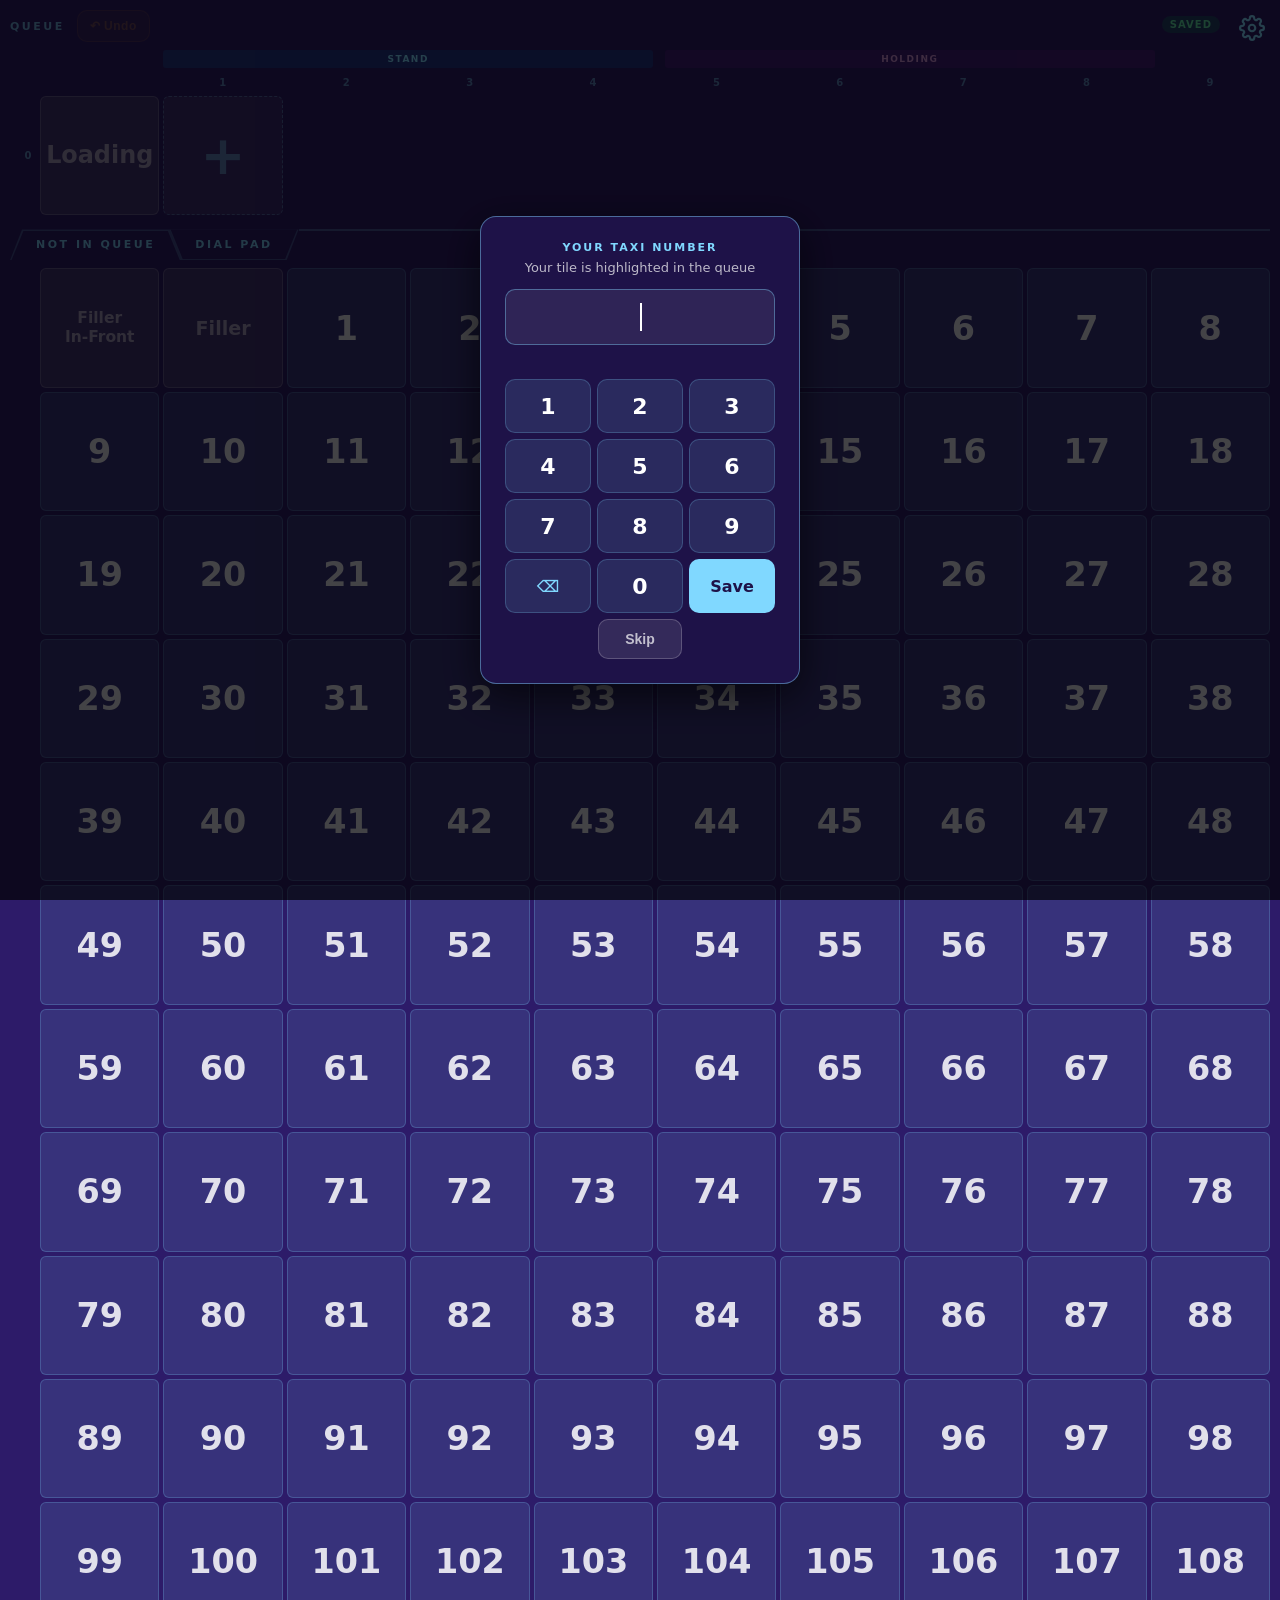
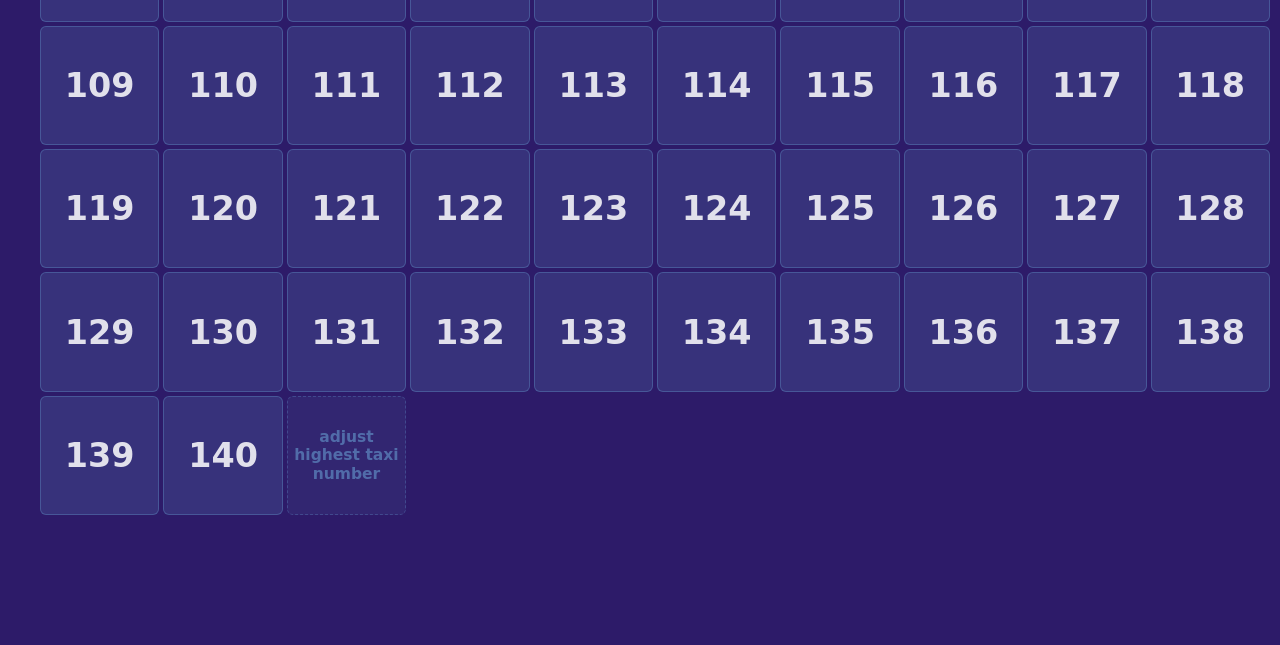
<file: personal.html>
<!DOCTYPE html>
<html lang="en">
<head>
<meta charset="UTF-8">
<meta name="viewport" content="width=device-width, initial-scale=1.0, minimum-scale=1.0, maximum-scale=1.0, user-scalable=no, viewport-fit=cover">
<link rel="manifest" href="manifest-personal.json">
<link rel="apple-touch-icon" href="apple-touch-icon.png">
<meta name="theme-color" content="#2d1b69">
<meta name="apple-mobile-web-app-capable" content="yes">
<meta name="mobile-web-app-capable" content="yes">
<meta name="apple-mobile-web-app-status-bar-style" content="black">
<meta name="apple-mobile-web-app-title" content="Personal">
<title>Taxi Stand — Personal</title>
<link rel="stylesheet" href="taxi-editor.css?v=32">
<script>try{if(localStorage.getItem('taxi-theme')==='light'){document.documentElement.classList.add('light');document.querySelector('meta[name="theme-color"]').content='#f1f4fb';document.querySelector('meta[name="apple-mobile-web-app-status-bar-style"]').content='default'}}catch(e){}</script>
</head>
<body>

<button id="menu-btn" aria-label="Settings"><svg viewBox="0 0 24 24" width="22" height="22" fill="none" stroke="currentColor" stroke-width="2" stroke-linecap="round" stroke-linejoin="round"><circle cx="12" cy="12" r="3"/><path d="M19.4 15a1.65 1.65 0 0 0 .33 1.82l.06.06a2 2 0 1 1-2.83 2.83l-.06-.06a1.65 1.65 0 0 0-1.82-.33 1.65 1.65 0 0 0-1 1.51V21a2 2 0 1 1-4 0v-.09A1.65 1.65 0 0 0 9 19.4a1.65 1.65 0 0 0-1.82.33l-.06.06a2 2 0 1 1-2.83-2.83l.06-.06a1.65 1.65 0 0 0 .33-1.82 1.65 1.65 0 0 0-1.51-1H3a2 2 0 1 1 0-4h.09A1.65 1.65 0 0 0 4.6 9a1.65 1.65 0 0 0-.33-1.82l-.06-.06a2 2 0 1 1 2.83-2.83l.06.06a1.65 1.65 0 0 0 1.82.33H9a1.65 1.65 0 0 0 1-1.51V3a2 2 0 1 1 4 0v.09a1.65 1.65 0 0 0 1 1.51 1.65 1.65 0 0 0 1.82-.33l.06-.06a2 2 0 1 1 2.83 2.83l-.06.06a1.65 1.65 0 0 0-.33 1.82V9a1.65 1.65 0 0 0 1.51 1H21a2 2 0 1 1 0 4h-.09a1.65 1.65 0 0 0-1.51 1z"/></svg></button>
<div id="menu">
  <button id="zoom-btn" class="menu-item">Bigger Tiles</button>
  <button id="theme-btn" class="menu-item">Light Mode</button>
  <button id="clear-btn" class="menu-item">Clear all</button>
  <button id="logout-btn" class="menu-item">Log out</button>
</div>

<div id="sync-status" class="ok">SAVED</div>

<section>
  <div class="qhead"><h2>Queue</h2><button id="undo-btn" disabled>↶ Undo</button></div>
  <div id="queue-wrapper">
    <div id="row-labels"></div>
    <div id="queue-cols">
      <div id="group-headers"></div>
      <div class="col-headers" id="col-headers"></div>
      <div id="queue-grid"></div>
    </div>
  </div>
</section>

<div class="divider"></div>


<section>
  <div class="tabs"><h2 id="tab-nq" class="active">Not in Queue</h2><div id="pad-anchor"><div id="pad-drawer">
  <div id="pad-panel">
    <div id="pad-display">_</div>
    <div id="pad-keys"></div>
    <div id="pad-stats" class="has-eta" aria-label="Info">
      <div class="stat"><div class="stat-v" id="st-queue">–</div><div class="stat-l">In queue</div></div>
      <div class="stat"><div class="stat-v" id="st-hour">–</div><div class="stat-l">Loaded · last hour</div></div>
      <div class="stat"><div class="stat-v" id="st-today">–</div><div class="stat-l">Loaded · today</div></div>
      <div class="stat"><div class="stat-v" id="st-wait">–</div><div class="stat-l">Avg wait · today</div></div>
      <div class="stat wide"><div class="stat-v" id="st-eta">–</div><div class="stat-l">Est. time till holding</div><div class="stat-s" id="st-eta-sub"></div></div>
    </div>
  </div>
  <h2 id="tab-pad">Dial Pad</h2>
</div></div></div>
  <div id="pool-grid"></div>

</section>

<div id="num-modal">
  <div class="num-card">
    <div class="num-title">Your taxi number</div>
    <div class="num-sub">Your tile is highlighted in the queue</div>
    <div id="num-display">_</div>
    <div id="num-err"></div>
    <div id="num-keys"></div>
    <div class="num-btns">
      <button class="num-btn num-skip" id="num-skip">Skip</button>
    </div>
  </div>
</div>

<div id="ghost"></div>

<script>window.TAXI_MODE = 'personal';</script>
<script type="module" src="taxi-editor.js?v=20"></script>
</body>
</html>
</file>
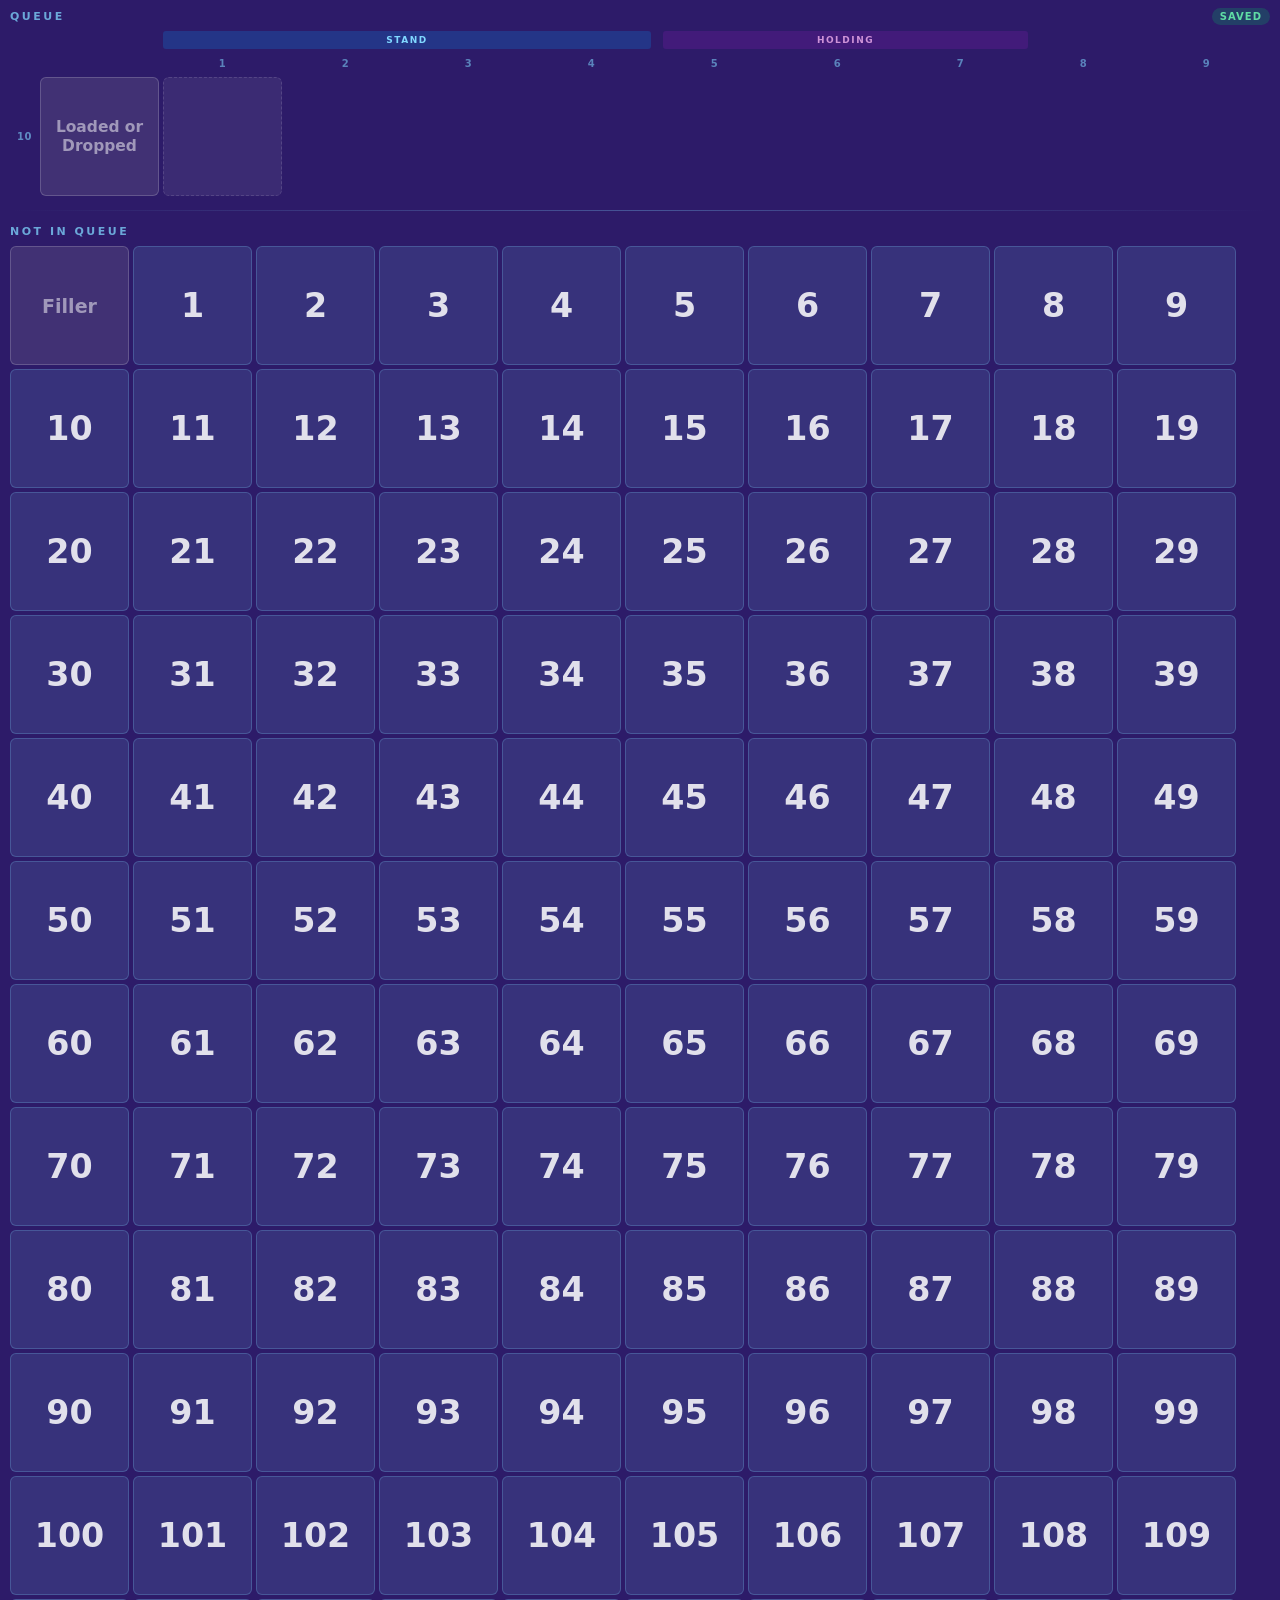
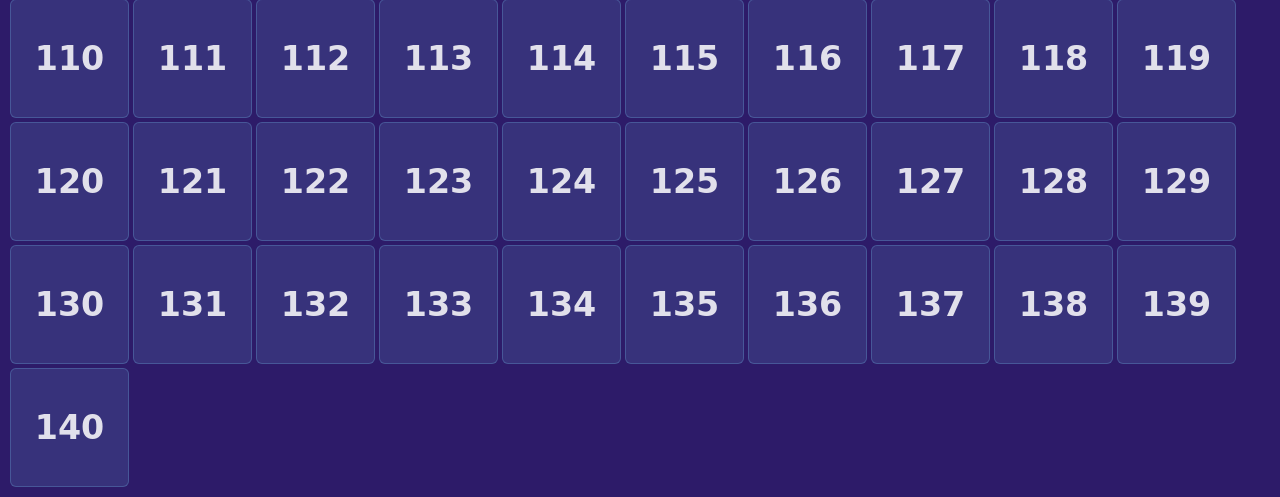
<file: taxi-queue-personal.html>
<!DOCTYPE html>
<html lang="en">
<head>
<meta charset="UTF-8">
<meta name="viewport" content="width=device-width, initial-scale=1.0, user-scalable=no">
<title>Taxi Stand — Personal</title>
<style>
  :root {
    --bg: #2d1b69;
    --stand: #1565c0;
    --holding: #6a1b9a;
    --highlight: #80d8ff;
    --overflow: rgba(128,216,255,.12);
    --empty: rgba(255,255,255,0.07);
    --tile: 60px;
    --gap: 4px;
    --r: 6px;
    --label-w: 26px;
    --pad: 10px;
    --grphdr-h: 18px;
    --colhdr-h: 20px;
  }
  * { box-sizing: border-box; margin: 0; padding: 0; -webkit-tap-highlight-color: transparent; user-select: none; }
  html, body { overflow-x: hidden; max-width: 100vw; }
  body { background: var(--bg); min-height: 100dvh; font-family: 'Segoe UI', system-ui, sans-serif; color: #fff; padding: var(--pad); }

  h2 { font-size: 11px; font-weight: 700; letter-spacing: 2.5px; text-transform: uppercase; color: var(--highlight); margin-bottom: 8px; opacity: 0.75; }
  .divider { height: 1px; background: linear-gradient(90deg,transparent,rgba(128,216,255,.3),transparent); margin: 14px 0; }

  #save-status {
    position: fixed; top: 8px; right: 10px;
    font-size: 10px; font-weight: 700; letter-spacing: 1px;
    padding: 3px 8px; border-radius: 20px;
    opacity: 0.85; transition: background .3s, opacity .3s;
    pointer-events: none; z-index: 100;
  }
  #save-status.ok     { background: rgba(0,200,100,.25); color: #69ffb0; }
  #save-status.saving { background: rgba(255,214,0,.25);  color: #ffd600; }

  /* QUEUE LAYOUT */
  #queue-wrapper { display: flex; flex-direction: row; gap: var(--gap); }
  #row-labels {
    display: flex; flex-direction: column; gap: var(--gap);
    margin-top: calc(var(--grphdr-h) + var(--gap) + var(--colhdr-h) + var(--gap));
    flex-shrink: 0;
  }
  .row-label {
    width: var(--label-w); height: var(--tile);
    display: flex; align-items: center; justify-content: flex-end;
    padding-right: 4px; font-size: 10px; font-weight: 700;
    color: rgba(128,216,255,.6); letter-spacing: .5px; flex-shrink: 0;
  }
  #queue-cols { display: flex; flex-direction: column; gap: var(--gap); min-width: 0; }
  #group-headers { display: flex; flex-direction: row; gap: var(--gap); height: var(--grphdr-h); }
  .grp-spacer { flex-shrink: 0; }
  .grp-label {
    height: var(--grphdr-h);
    display: flex; align-items: center; justify-content: center;
    font-size: 9px; font-weight: 800; letter-spacing: 1.5px;
    text-transform: uppercase; border-radius: 3px; flex-shrink: 0;
  }
  .grp-stand   { background: rgba(21,101,192,.35); color: #80d8ff; }
  .grp-holding { background: rgba(106,27,154,.35); color: #ce93d8; }
  .col-headers { display: flex; flex-direction: row; gap: var(--gap); height: var(--colhdr-h); }
  .col-header {
    width: var(--tile); height: var(--colhdr-h);
    display: flex; align-items: center; justify-content: center;
    font-size: 10px; font-weight: 700; color: rgba(128,216,255,.55);
    letter-spacing: .5px; flex-shrink: 0;
  }
  #queue-grid { display: flex; flex-direction: column; gap: var(--gap); }
  .qrow { display: flex; flex-direction: row; gap: var(--gap); }
  .qrow.new-row { animation: rowIn .22s cubic-bezier(.34,1.56,.64,1); }
  @keyframes rowIn { from { opacity:0; transform:translateY(-10px) scale(.96); } to { opacity:1; transform:none; } }

  .tile {
    width: var(--tile); height: var(--tile);
    border-radius: var(--r);
    display: flex; align-items: center; justify-content: center;
    font-size: calc(var(--tile) * 0.28); font-weight: 700;
    position: relative;
    transition: transform .15s, box-shadow .15s, opacity .15s, margin-left .15s, margin-right .15s;
    flex-shrink: 0; touch-action: none; cursor: grab;
  }
  .tile:active { cursor: grabbing; }
  .tile.dragging { opacity: .25; transform: scale(.88); }
  .tile.drop-ok  { box-shadow: 0 0 0 3px var(--highlight); transform: scale(1.07); }
  .tile .sub { position:absolute; bottom:3px; right:5px; font-size:calc(var(--tile)*0.11); font-weight:400; opacity:.5; }

  .q-zero     { background: rgba(180,180,180,.15); border: 1.5px solid rgba(255,255,255,.18); color: rgba(255,255,255,.5); box-shadow: none; cursor: default !important; }
  .q-stand    { background: var(--stand);    box-shadow: 0 4px 14px rgba(21,101,192,.45); }
  .q-hold     { background: var(--holding);  box-shadow: 0 4px 14px rgba(106,27,154,.45); }
  .q-overflow { background: var(--overflow); border: 1.5px solid rgba(128,216,255,.22); color: rgba(255,255,255,.85); }
  .q-empty    { background: var(--empty); border: 1.5px dashed rgba(255,255,255,.13); cursor: default !important; }
  .q-empty.hidden-slot { visibility: hidden; pointer-events: none; }

  #pool-grid { display: grid; grid-template-columns: repeat(10, var(--tile)); gap: var(--gap); }
  .tile.pool { background: rgba(128,216,255,.12); border: 1.5px solid rgba(128,216,255,.22); color: rgba(255,255,255,.85); }

  #ghost {
    position: fixed; pointer-events: none; z-index: 9999;
    border-radius: var(--r); display: none;
    align-items: center; justify-content: center; font-weight: 700;
    width: var(--tile); height: var(--tile);
    font-size: calc(var(--tile) * 0.28);
    opacity: .92; box-shadow: 0 10px 30px rgba(0,0,0,.65);
  }
</style>
</head>
<body>

<div id="save-status" class="ok">SAVED</div>

<section>
  <h2>Queue</h2>
  <div id="queue-wrapper">
    <div id="row-labels"></div>
    <div id="queue-cols">
      <div id="group-headers"></div>
      <div class="col-headers" id="col-headers"></div>
      <div id="queue-grid"></div>
    </div>
  </div>
</section>

<div class="divider"></div>

<section>
  <h2>Not in Queue</h2>
  <div id="pool-grid"></div>
</section>

<div id="ghost"></div>

<script>
/* ── LOCAL STORAGE ── */
const STORAGE_KEY = 'taxi-queue-personal';

function saveLocal() {
  const statusEl = document.getElementById('save-status');
  statusEl.className = 'saving'; statusEl.textContent = 'SAVING…';
  clearTimeout(saveLocal._t);
  saveLocal._t = setTimeout(() => {
    localStorage.setItem(STORAGE_KEY, JSON.stringify(queue));
    statusEl.className = 'ok'; statusEl.textContent = 'SAVED';
  }, 300);
}

function loadLocal() {
  try {
    const raw = localStorage.getItem(STORAGE_KEY);
    return raw ? JSON.parse(raw) : [];
  } catch { return []; }
}

/* ── SIZING ── */
function calcTileSize() {
  const pad = 10*2, labelW = 26+4, cols = 10, gaps = (cols-1)*4;
  const size = Math.floor((window.innerWidth - pad - labelW - gaps) / cols);
  document.documentElement.style.setProperty('--tile', size + 'px');
}
calcTileSize();
window.addEventListener('resize', () => { calcTileSize(); render(); });

/* ── STATE ── */
let queue = loadLocal();
let pool  = new Set();
for (let i = 1; i <= 140; i++) pool.add(i);

function rebuildPool(q) {
  pool = new Set();
  for (let i = 1; i <= 140; i++) pool.add(i);
  for (const v of q) if (v !== 'filler') pool.delete(v);
}
rebuildPool(queue);

/* ── DOM ── */
const qGrid      = document.getElementById('queue-grid');
const qGrpHdrs   = document.getElementById('group-headers');
const qColHdrs   = document.getElementById('col-headers');
const qRowLabels = document.getElementById('row-labels');
const pGrid      = document.getElementById('pool-grid');
const ghostEl    = document.getElementById('ghost');

/* ── MUTATE ── */
function mutate(fn) { fn(); rebuildPool(queue); saveLocal(); render(); }

/* ── RENDER ── */
function render() { renderQueue(); renderPool(); }

function renderQueue() {
  const qLen = queue.length;
  const rows = qLen < 9 ? 1 : 1 + Math.ceil((qLen - 9) / 10);
  const prevRowCount = qGrid.querySelectorAll('.qrow').length;
  qGrid.innerHTML = '';

  const tileSize = parseFloat(getComputedStyle(document.documentElement).getPropertyValue('--tile'));
  const gap = 4;

  qGrpHdrs.innerHTML = '';
  const spacer = document.createElement('div');
  spacer.className = 'grp-spacer'; spacer.style.width = tileSize + 'px';
  qGrpHdrs.appendChild(spacer);
  const standLbl = document.createElement('div');
  standLbl.className = 'grp-label grp-stand';
  standLbl.style.width = (4*tileSize + 3*gap) + 'px';
  standLbl.textContent = 'Stand';
  qGrpHdrs.appendChild(standLbl);
  const gs = document.createElement('div'); gs.style.width = gap + 'px';
  qGrpHdrs.appendChild(gs);
  const holdLbl = document.createElement('div');
  holdLbl.className = 'grp-label grp-holding';
  holdLbl.style.width = (3*tileSize + 2*gap) + 'px';
  holdLbl.textContent = 'Holding';
  qGrpHdrs.appendChild(holdLbl);

  qColHdrs.innerHTML = '';
  qColHdrs.appendChild(Object.assign(document.createElement('div'), {className:'col-header'}));
  for (let c = 1; c <= 9; c++) {
    const ch = document.createElement('div');
    ch.className = 'col-header'; ch.textContent = c;
    qColHdrs.appendChild(ch);
  }

  qRowLabels.innerHTML = '';
  for (let row = 0; row < rows; row++) {
    const rl = document.createElement('div');
    rl.className = 'row-label'; rl.textContent = (row+1)*10;
    qRowLabels.appendChild(rl);
  }

  for (let row = 0; row < rows; row++) {
    const rowEl = document.createElement('div');
    rowEl.className = 'qrow';
    if (row >= prevRowCount) rowEl.classList.add('new-row');

    for (let col = 0; col < 10; col++) {
      const tile = document.createElement('div');
      tile.className = 'tile';

      if (row === 0 && col === 0) {
        tile.classList.add('q-zero');
        tile.style.fontSize = 'calc(var(--tile) * 0.13)';
        tile.style.textAlign = 'center';
        tile.style.lineHeight = '1.2';
        tile.style.padding = '4px';
        tile.textContent = 'Loaded or Dropped';
        tile.dataset.role = 'zero';
      } else {
        const qIdx = row === 0 ? (col-1) : (9 + (row-1)*10 + col);
        if (qIdx < queue.length) {
          const val = queue[qIdx];
          const isFiller = (val === 'filler');
          if (isFiller) {
            tile.textContent = 'Filler';
            tile.style.cssText = 'background:rgba(180,180,180,.15);border:1.5px solid rgba(255,255,255,.18);color:rgba(255,255,255,.5);font-size:calc(var(--tile)*0.16);';
          } else {
            tile.textContent = val;
            tile.classList.add(row === 0 ? (col <= 4 ? 'q-stand' : col <= 7 ? 'q-hold' : 'q-overflow') : 'q-overflow');
          }
          tile.dataset.role = 'queue';
          tile.dataset.qidx = qIdx;
          tile.dataset.val  = val;
          attachDrag(tile, 'queue', qIdx, val);
        } else {
          tile.classList.add('q-empty');
          tile.dataset.role = 'empty';
          tile.dataset.qidx = qIdx;
          if (qIdx > queue.length) tile.classList.add('hidden-slot');
        }
      }
      rowEl.appendChild(tile);
    }
    qGrid.appendChild(rowEl);
  }
}

function renderPool() {
  pGrid.innerHTML = '';
  const filler = document.createElement('div');
  filler.className = 'tile';
  filler.textContent = 'Filler';
  filler.style.cssText = 'background:rgba(180,180,180,.15);border:1.5px solid rgba(255,255,255,.18);color:rgba(255,255,255,.5);font-size:calc(var(--tile)*0.16);';
  filler.dataset.role = 'filler-src';
  filler.dataset.val  = 'filler';
  attachDrag(filler, 'filler-src', null, 'filler');
  pGrid.appendChild(filler);

  [...pool].sort((a,b)=>a-b).forEach(num => {
    const tile = document.createElement('div');
    tile.className = 'tile pool';
    tile.textContent = num;
    tile.dataset.role = 'pool';
    tile.dataset.val  = num;
    attachDrag(tile, 'pool', null, num);
    pGrid.appendChild(tile);
  });
}

/* ── DRAG & DROP ── */
const TAP_THRESHOLD = 8;
const dnd = { active:false, pending:false, val:null, source:null, srcIdx:null, srcEl:null, ox:0, oy:0, startX:0, startY:0, overEl:null };
function pt(e) { const t = e.touches?.[0] ?? e; return [t.clientX, t.clientY]; }

function attachDrag(el, source, idx, val) {
  el.addEventListener('mousedown', e => {
    if (e.button !== 0) return;
    e.preventDefault();
    pendDrag(e, source, idx, val, el);
    document.addEventListener('mousemove', onMouseMoveThresh);
    document.addEventListener('mouseup',   onMouseUpThresh);
  });
  el.addEventListener('touchstart', e => {
    pendDrag(e, source, idx, val, el);
  }, {passive:true});
}

function onMouseMoveThresh(e) {
  const [cx,cy] = pt(e);
  if (!dnd.active) {
    const dx=cx-dnd.startX, dy=cy-dnd.startY;
    if (Math.sqrt(dx*dx+dy*dy) < TAP_THRESHOLD) return;
    commitDragFromPend(cx,cy);
    document.removeEventListener('mousemove', onMouseMoveThresh);
    document.addEventListener('mousemove', onMouseMove);
  }
}

function onMouseUpThresh(e) {
  document.removeEventListener('mousemove', onMouseMoveThresh);
  document.removeEventListener('mouseup',   onMouseUpThresh);
  if (!dnd.active) {
    handleTap(dnd.srcEl);
    Object.assign(dnd,{active:false,pending:false,val:null,source:null,srcIdx:null,srcEl:null,overEl:null});
  } else { onMouseUp(e); }
}

function pendDrag(e, source, idx, val, el) {
  const [cx,cy] = pt(e);
  const r = el.getBoundingClientRect();
  dnd.pending=true; dnd.val=val; dnd.source=source; dnd.srcIdx=idx; dnd.srcEl=el;
  dnd.ox=cx-r.left; dnd.oy=cy-r.top; dnd.startX=cx; dnd.startY=cy;
  document.addEventListener('touchmove', onTouchMove, {passive:false});
  document.addEventListener('touchend',  onTouchEnd);
}

function onTouchMove(e) {
  const [cx,cy] = pt(e);
  if (!dnd.active) {
    const dx=cx-dnd.startX, dy=cy-dnd.startY;
    if (Math.sqrt(dx*dx+dy*dy) < TAP_THRESHOLD) return;
    e.preventDefault();
    commitDragFromPend(cx,cy);
  } else {
    e.preventDefault();
    moveGhost(cx,cy);
    updatePreview(cx,cy);
  }
}

function onTouchEnd(e) {
  document.removeEventListener('touchmove', onTouchMove);
  document.removeEventListener('touchend',  onTouchEnd);
  if (!dnd.active) {
    dnd.pending=false;
    handleTap(dnd.srcEl);
    Object.assign(dnd,{active:false,pending:false,val:null,source:null,srcIdx:null,srcEl:null,overEl:null});
    return;
  }
  const gx=parseFloat(ghostEl.style.left)+dnd.ox, gy=parseFloat(ghostEl.style.top)+dnd.oy;
  const target=dnd.overEl??document.elementFromPoint(gx,gy)?.closest('.tile');
  doDrop(target);
  finishDrag();
}

function commitDragFromPend(cx,cy) {
  dnd.active=true; dnd.pending=false;
  ghostEl.style.cssText=`background:${getComputedStyle(dnd.srcEl).backgroundColor};color:${getComputedStyle(dnd.srcEl).color};display:flex;`;
  ghostEl.textContent=dnd.val==='filler'?'Filler':dnd.val;
  moveGhost(cx,cy);
  dnd.srcEl.classList.add('dragging');
}

function onMouseMove(e) {
  if (!dnd.active) return;
  const [cx,cy]=pt(e); moveGhost(cx,cy); updatePreview(cx,cy);
}

function onMouseUp(e) {
  document.removeEventListener('mousemove',onMouseMove);
  document.removeEventListener('mouseup',  onMouseUp);
  if (!dnd.active) return;
  const gx=parseFloat(ghostEl.style.left)+dnd.ox, gy=parseFloat(ghostEl.style.top)+dnd.oy;
  const target=dnd.overEl??document.elementFromPoint(gx,gy)?.closest('.tile');
  doDrop(target);
  finishDrag();
}

function finishDrag() {
  clearPreview();
  ghostEl.style.display='none';
  qGrid.querySelectorAll('.tile[data-qidx]').forEach(t => t.style.marginLeft = '');
  dnd.srcEl?.classList.remove('dragging');
  Object.assign(dnd,{active:false,pending:false,val:null,source:null,srcIdx:null,srcEl:null,overEl:null});
}

function handleTap(el) {
  if (!el) return;
  const role=el.dataset.role, rawVal=el.dataset.val;
  const val = rawVal === 'filler' ? 'filler' : parseInt(rawVal);
  if (role==='filler-src') {
    mutate(() => { queue.push('filler'); });
  } else if (role==='pool') {
    mutate(() => { pool.delete(val); queue.push(val); });
  } else if (role==='queue') {
    const idx=parseInt(el.dataset.qidx);
    if (val === 'filler') { mutate(() => { queue.splice(idx,1); }); }
    else { mutate(() => { queue.splice(idx,1); pool.add(val); }); }
  }
}

function moveGhost(x,y) { ghostEl.style.left=(x-dnd.ox)+'px'; ghostEl.style.top=(y-dnd.oy)+'px'; }

function doDrop(target) {
  if (!target) return;
  const val=dnd.val, src=dnd.source, si=dnd.srcIdx;
  const role=target.dataset.role, ti=parseInt(target.dataset.qidx);
  const isFiller = (val === 'filler');

  if (src==='filler-src') {
    if (role==='queue'||role==='overflow') { mutate(()=>{ queue.splice(previewIdx>=0?previewIdx:ti,0,'filler'); }); return; }
    if (role==='empty') { mutate(()=>{ queue.splice(previewIdx>=0?previewIdx:(isNaN(ti)||ti>queue.length?queue.length:ti),0,'filler'); }); return; }
    if (target.closest('#queue-wrapper')) { mutate(()=>{ queue.push('filler'); }); return; }
  }
  if (src==='pool') {
    if (role==='queue'||role==='empty') { const ins=previewIdx>=0?previewIdx:(isNaN(ti)||ti>queue.length?queue.length:ti); mutate(()=>{ pool.delete(val); queue.splice(ins,0,val); }); return; }
    if (target.closest('#queue-wrapper')) { mutate(()=>{ pool.delete(val); queue.push(val); }); return; }
  }
  if (src==='queue'&&role==='zero') {
    if (isFiller) { mutate(()=>{ queue.splice(si,1); }); }
    else { mutate(()=>{ queue.splice(si,1); pool.add(val); }); }
    return;
  }
  if (src==='queue'&&role==='queue'&&ti!==si) { mutate(()=>{ queue.splice(si,1); queue.splice(ti>si?ti-1:ti,0,val); }); return; }
  if (src==='queue'&&(role==='overflow'||role==='empty')&&!isNaN(ti)) { mutate(()=>{ queue.splice(si,1); queue.splice(Math.min(ti,queue.length),0,val); }); return; }
  if (src==='queue'&&(role==='pool'||role==='filler-src')) {
    if (isFiller) { mutate(()=>{ queue.splice(si,1); }); }
    else { mutate(()=>{ queue.splice(si,1); pool.add(val); }); }
    return;
  }
}

function clearDropHL() { document.querySelectorAll('.drop-ok').forEach(e=>e.classList.remove('drop-ok')); }

/* ── INSERT PREVIEW ── */
let previewIdx = -1;

function updatePreview(cx, cy) {
  if (!['queue','pool','filler-src'].includes(dnd.source)) { clearPreview(); return; }
  ghostEl.style.display = 'none';
  const offsets = [[0,0],[0,-22],[0,22],[-22,0],[22,0]];
  let el = null;
  for (const [dx,dy] of offsets) {
    const hit = document.elementFromPoint(cx+dx, cy+dy)?.closest(
      '.tile[data-role="queue"],.tile[data-role="empty"],.tile[data-role="overflow"]'
    );
    if (hit && hit !== dnd.srcEl) { el = hit; break; }
  }
  ghostEl.style.display = 'flex';
  if (el && el.dataset.role === 'zero') { clearPreview(); return; }
  if (el) {
    const ti = parseInt(el.dataset.qidx);
    if (!isNaN(ti) && ti !== previewIdx) { previewIdx = ti; applyPreview(); }
  }
}

function clearPreview() {
  if (previewIdx === -1) return;
  previewIdx = -1; applyPreview();
}

function applyPreview() {
  qGrid.querySelectorAll('.tile[data-qidx]').forEach(t => {
    const qi = parseInt(t.dataset.qidx);
    const isSrc = (dnd.source === 'queue' && qi === dnd.srcIdx);
    t.style.marginLeft = (previewIdx >= 0 && qi === previewIdx && !isSrc)
      ? 'calc(var(--tile) + var(--gap) * 2)' : '';
  });
}

render();
</script>
</body>
</html>
</file>
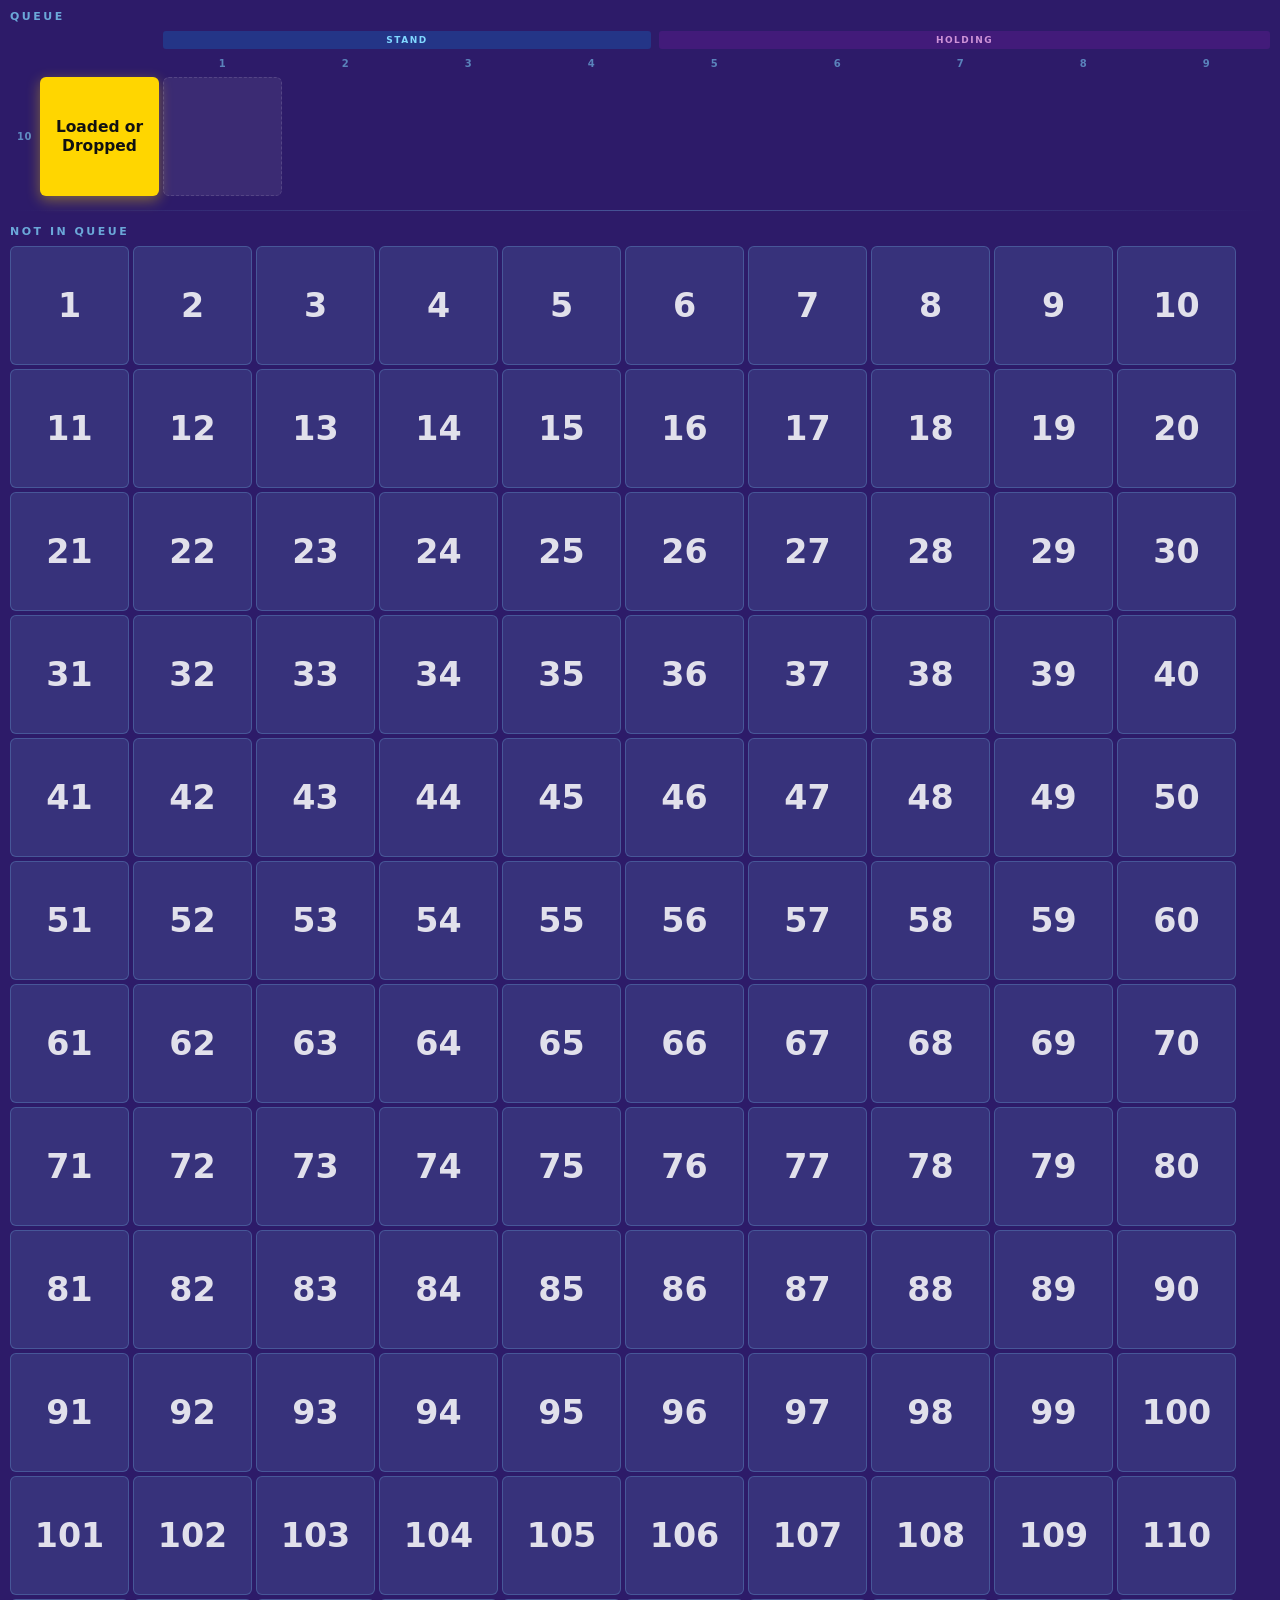
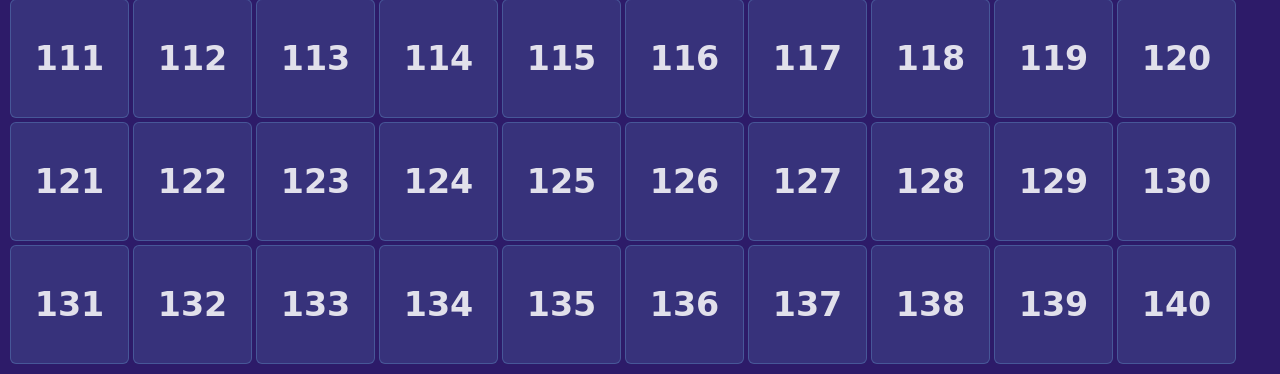
<file: taxi-queue.html>
<!DOCTYPE html>
<html lang="en">
<head>
<meta charset="UTF-8">
<meta name="viewport" content="width=device-width, initial-scale=1.0, user-scalable=no">
<title>Taxi Stand Queue</title>
<style>
  :root {
    --bg: #2d1b69;
    --stand: #1565c0;
    --holding: #6a1b9a;
    --highlight: #80d8ff;
    --loading: #ffd600;
    --overflow: rgba(128,216,255,.12); /* rows beyond row 0 */
    --empty: rgba(255,255,255,0.07);
    --tile: 60px;
    --gap: 4px;
    --r: 6px;
    --label-w: 26px;
    --pad: 10px;
    --grphdr-h: 18px;
    --colhdr-h: 20px;
  }
  * { box-sizing: border-box; margin: 0; padding: 0; -webkit-tap-highlight-color: transparent; user-select: none; }
  html, body { overflow-x: hidden; max-width: 100vw; }
  body { background: var(--bg); min-height: 100dvh; font-family: 'Segoe UI', system-ui, sans-serif; color: #fff; padding: var(--pad); }

  h2 { font-size: 11px; font-weight: 700; letter-spacing: 2.5px; text-transform: uppercase; color: var(--highlight); margin-bottom: 8px; opacity: 0.75; }
  .divider { height: 1px; background: linear-gradient(90deg,transparent,rgba(128,216,255,.3),transparent); margin: 14px 0; }

  /* QUEUE LAYOUT */
  #queue-wrapper { display: flex; flex-direction: row; gap: var(--gap); }

  /* Row labels sit to the left; push down past group+col headers */
  #row-labels {
    display: flex; flex-direction: column; gap: var(--gap);
    margin-top: calc(var(--grphdr-h) + var(--gap) + var(--colhdr-h) + var(--gap));
    flex-shrink: 0;
  }
  .row-label {
    width: var(--label-w); height: var(--tile);
    display: flex; align-items: center; justify-content: flex-end;
    padding-right: 4px; font-size: 10px; font-weight: 700;
    color: rgba(128,216,255,.6); letter-spacing: .5px; flex-shrink: 0;
  }

  #queue-cols { display: flex; flex-direction: column; gap: var(--gap); min-width: 0; }

  /* GROUP HEADER ROW: "Stand" over cols 1-4, "Holding" over cols 5-9 */
  #group-headers { display: flex; flex-direction: row; gap: var(--gap); height: var(--grphdr-h); }
  .grp-spacer { flex-shrink: 0; } /* blank above LOAD tile */
  .grp-label {
    height: var(--grphdr-h);
    display: flex; align-items: center; justify-content: center;
    font-size: 9px; font-weight: 800; letter-spacing: 1.5px;
    text-transform: uppercase; border-radius: 3px; flex-shrink: 0;
  }
  .grp-stand   { background: rgba(21,101,192,.35);  color: #80d8ff; }
  .grp-holding { background: rgba(106,27,154,.35);  color: #ce93d8; }

  /* NUMBER HEADER ROW */
  .col-headers { display: flex; flex-direction: row; gap: var(--gap); height: var(--colhdr-h); }
  .col-header {
    width: var(--tile); height: var(--colhdr-h);
    display: flex; align-items: center; justify-content: center;
    font-size: 10px; font-weight: 700; color: rgba(128,216,255,.55);
    letter-spacing: .5px; flex-shrink: 0;
  }

  #queue-grid { display: flex; flex-direction: column; gap: var(--gap); }
  .qrow { display: flex; flex-direction: row; gap: var(--gap); }
  .qrow.new-row { animation: rowIn .22s cubic-bezier(.34,1.56,.64,1); }
  @keyframes rowIn { from { opacity:0; transform:translateY(-10px) scale(.96); } to { opacity:1; transform:none; } }

  /* TILE */
  .tile {
    width: var(--tile); height: var(--tile);
    border-radius: var(--r);
    display: flex; align-items: center; justify-content: center;
    font-size: calc(var(--tile) * 0.28); font-weight: 700;
    position: relative;
    transition: transform .1s, box-shadow .1s, opacity .1s;
    flex-shrink: 0; touch-action: none; cursor: grab;
  }
  .tile:active { cursor: grabbing; }
  .tile.dragging { opacity: .25; transform: scale(.88); }
  .tile.drop-ok  { box-shadow: 0 0 0 3px var(--highlight); transform: scale(1.07); }
  .tile .sub { position:absolute; bottom:3px; right:5px; font-size:calc(var(--tile)*0.11); font-weight:400; opacity:.5; }

  .q-zero     { background: var(--loading);  color: #111; box-shadow: 0 4px 14px rgba(255,214,0,.4); cursor: default !important; }
  .q-stand    { background: var(--stand);    box-shadow: 0 4px 14px rgba(21,101,192,.45); }
  .q-hold     { background: var(--holding);  box-shadow: 0 4px 14px rgba(106,27,154,.45); }
  .q-overflow { background: var(--overflow); border: 1.5px solid rgba(128,216,255,.22); color: rgba(255,255,255,.85); }
  .q-empty    { background: var(--empty); border: 1.5px dashed rgba(255,255,255,.13); cursor: default !important; }
  .q-empty.hidden-slot { visibility: hidden; pointer-events: none; }

  /* POOL */
  #pool-grid { display: grid; grid-template-columns: repeat(10, var(--tile)); gap: var(--gap); }
  .tile.pool {
    background: rgba(128,216,255,.12);
    border: 1.5px solid rgba(128,216,255,.22);
    color: rgba(255,255,255,.85);
  }

  /* GHOST */
  #ghost {
    position: fixed; pointer-events: none; z-index: 9999;
    border-radius: var(--r); display: none;
    align-items: center; justify-content: center; font-weight: 700;
    width: var(--tile); height: var(--tile);
    font-size: calc(var(--tile) * 0.28);
    opacity: .92; box-shadow: 0 10px 30px rgba(0,0,0,.65);
  }
</style>
</head>
<body>

<section>
  <h2>Queue</h2>
  <div id="queue-wrapper">
    <div id="row-labels"></div>
    <div id="queue-cols">
      <div id="group-headers"></div>
      <div class="col-headers" id="col-headers"></div>
      <div id="queue-grid"></div>
    </div>
  </div>
</section>

<div class="divider"></div>

<section>
  <h2>Not in Queue</h2>
  <div id="pool-grid"></div>
</section>

<div id="ghost"></div>

<script>
/* ── DYNAMIC TILE SIZING ── */
function calcTileSize() {
  const pad    = 10 * 2;
  const labelW = 26 + 4;   // --label-w + gap
  const cols   = 10;
  const gaps   = (cols - 1) * 4;
  const size   = Math.floor((window.innerWidth - pad - labelW - gaps) / cols);
  document.documentElement.style.setProperty('--tile', size + 'px');
}
calcTileSize();
window.addEventListener('resize', () => { calcTileSize(); render(); });

/* ── STATE ── */
let queue = [];
let pool  = new Set();
for (let i = 1; i <= 140; i++) pool.add(i);

/* ── DOM ── */
const qGrid      = document.getElementById('queue-grid');
const qGrpHdrs   = document.getElementById('group-headers');
const qColHdrs   = document.getElementById('col-headers');
const qRowLabels = document.getElementById('row-labels');
const pGrid      = document.getElementById('pool-grid');
const ghostEl    = document.getElementById('ghost');

/* ── RENDER ── */
function render() { renderQueue(); renderPool(); }

function renderQueue() {
  const qLen = queue.length;
  const rows = qLen < 9 ? 1 : 1 + Math.ceil((qLen - 9) / 10);
  const prevRowCount = qGrid.querySelectorAll('.qrow').length;

  qGrid.innerHTML = '';

  /* ── Group headers: [spacer=LOAD tile] [Stand x4] [Holding x5] ── */
  const tileSize = parseFloat(getComputedStyle(document.documentElement).getPropertyValue('--tile'));
  const gap      = 4;

  qGrpHdrs.innerHTML = '';
  // spacer for LOAD tile
  const spacer = document.createElement('div');
  spacer.className = 'grp-spacer';
  spacer.style.width = tileSize + 'px';
  qGrpHdrs.appendChild(spacer);
  // Stand label spans cols 1-4
  const standLbl = document.createElement('div');
  standLbl.className = 'grp-label grp-stand';
  standLbl.style.width = (4 * tileSize + 3 * gap) + 'px';
  standLbl.textContent = 'Stand';
  qGrpHdrs.appendChild(standLbl);
  // gap spacer
  const gs = document.createElement('div');
  gs.style.width = gap + 'px';
  qGrpHdrs.appendChild(gs);
  // Holding label spans cols 5-9
  const holdLbl = document.createElement('div');
  holdLbl.className = 'grp-label grp-holding';
  holdLbl.style.width = (5 * tileSize + 4 * gap) + 'px';
  holdLbl.textContent = 'Holding';
  qGrpHdrs.appendChild(holdLbl);

  /* ── Col headers: blank + 1–9 ── */
  qColHdrs.innerHTML = '';
  const blank = document.createElement('div');
  blank.className = 'col-header';
  qColHdrs.appendChild(blank);
  for (let c = 1; c <= 9; c++) {
    const ch = document.createElement('div');
    ch.className = 'col-header';
    ch.textContent = c;
    qColHdrs.appendChild(ch);
  }

  /* ── Row labels: 10, 20, … ── */
  qRowLabels.innerHTML = '';
  for (let row = 0; row < rows; row++) {
    const rl = document.createElement('div');
    rl.className = 'row-label';
    rl.textContent = (row + 1) * 10;
    qRowLabels.appendChild(rl);
  }

  /* ── Tiles ── */
  for (let row = 0; row < rows; row++) {
    const rowEl = document.createElement('div');
    rowEl.className = 'qrow';
    if (row >= prevRowCount) rowEl.classList.add('new-row');

    for (let col = 0; col < 10; col++) {
      const tile = document.createElement('div');
      tile.className = 'tile';

      if (row === 0 && col === 0) {
        // LOAD tile
        tile.classList.add('q-zero');
        tile.style.fontSize = 'calc(var(--tile) * 0.13)';
        tile.style.textAlign = 'center';
        tile.style.lineHeight = '1.2';
        tile.style.padding = '4px';
        tile.textContent = 'Loaded or Dropped';
        tile.dataset.role = 'zero';
      } else {
        const qIdx = row === 0 ? (col - 1) : (9 + (row - 1) * 10 + col);

        if (qIdx < queue.length) {
          const val = queue[qIdx];
          tile.textContent = val;
          if (row === 0) {
            // cols 1-4 = stand (qIdx 0-3), cols 5-9 = holding (qIdx 4-8)
            tile.classList.add(col <= 4 ? 'q-stand' : 'q-hold');
          } else {
            // rows beyond row 0 get overflow color
            tile.classList.add('q-overflow');
          }
          tile.dataset.role  = 'queue';
          tile.dataset.qidx  = qIdx;
          tile.dataset.val   = val;
          attachDrag(tile, 'queue', qIdx, val);
        } else {
          tile.classList.add('q-empty');
          tile.dataset.role  = 'empty';
          tile.dataset.qidx  = qIdx;
          if (qIdx > queue.length) tile.classList.add('hidden-slot');
        }
      }
      rowEl.appendChild(tile);
    }
    qGrid.appendChild(rowEl);
  }
}

function renderPool() {
  pGrid.innerHTML = '';
  const sorted = [...pool].sort((a,b)=>a-b);
  for (const num of sorted) {
    const tile = document.createElement('div');
    tile.className = 'tile pool';
    tile.textContent = num;
    tile.dataset.role = 'pool';
    tile.dataset.val  = num;
    attachDrag(tile, 'pool', null, num);
    pGrid.appendChild(tile);
  }
}

/* ── DRAG & DROP ── */
// dnd.active = drag is committed (moved >TAP_THRESHOLD px)
// dnd.pending = touchstart received but not yet committed
const TAP_THRESHOLD = 8; // px of movement before we commit to a drag
const dnd = {
  active:false, pending:false,
  val:null, source:null, srcIdx:null, srcEl:null,
  ox:0, oy:0, startX:0, startY:0, overEl:null
};
function pt(e) { const t = e.touches?.[0] ?? e; return [t.clientX, t.clientY]; }

function attachDrag(el, source, idx, val) {
  // Mouse: same pend/threshold logic as touch
  el.addEventListener('mousedown', e => {
    if (e.button !== 0) return;
    e.preventDefault();
    pendDrag(e, source, idx, val, el);
    document.addEventListener('mousemove', onMouseMoveThresh);
    document.addEventListener('mouseup',   onMouseUpThresh);
  });
  // Touch: pend on touchstart, commit only if finger moves
  el.addEventListener('touchstart', e => {
    pendDrag(e, source, idx, val, el);
  }, {passive:true});
}

function onMouseMoveThresh(e) {
  const [cx,cy] = pt(e);
  if (!dnd.active) {
    const dx = cx - dnd.startX, dy = cy - dnd.startY;
    if (Math.sqrt(dx*dx+dy*dy) < TAP_THRESHOLD) return;
    commitDragFromPend(cx, cy);
    // Hand off to the regular mouse move handler
    document.removeEventListener('mousemove', onMouseMoveThresh);
    document.addEventListener('mousemove', onMouseMove);
  }
}

function onMouseUpThresh(e) {
  document.removeEventListener('mousemove', onMouseMoveThresh);
  document.removeEventListener('mouseup',   onMouseUpThresh);
  if (!dnd.active) {
    // It was a click — handle as tap
    handleTap(dnd.srcEl);
    Object.assign(dnd,{active:false,pending:false,val:null,source:null,srcIdx:null,srcEl:null,overEl:null});
  } else {
    // Drag already committed — finish it
    onMouseUp(e);
  }
}

function pendDrag(e, source, idx, val, el) {
  const [cx,cy] = pt(e);
  const r = el.getBoundingClientRect();
  dnd.pending = true;
  dnd.val=val; dnd.source=source; dnd.srcIdx=idx; dnd.srcEl=el;
  dnd.ox=cx-r.left; dnd.oy=cy-r.top;
  dnd.startX=cx; dnd.startY=cy;

  document.addEventListener('touchmove', onTouchMove, {passive:false});
  document.addEventListener('touchend',  onTouchEnd);
}

function onTouchMove(e) {
  const [cx,cy] = pt(e);
  if (!dnd.active) {
    // Check if moved enough to commit to drag
    const dx = cx - dnd.startX, dy = cy - dnd.startY;
    if (Math.sqrt(dx*dx+dy*dy) < TAP_THRESHOLD) return;
    // Commit
    e.preventDefault();
    commitDragFromPend(cx, cy);
  } else {
    e.preventDefault();
    moveGhost(cx,cy);
    clearDropHL();
    const el=document.elementFromPoint(cx,cy)?.closest('.tile');
    if (el&&el!==dnd.srcEl) { dnd.overEl=el; el.classList.add('drop-ok'); } else dnd.overEl=null;
  }
}

function onTouchEnd(e) {
  document.removeEventListener('touchmove', onTouchMove);
  document.removeEventListener('touchend',  onTouchEnd);

  if (!dnd.active) {
    // It was a tap — handle as tap action
    dnd.pending = false;
    handleTap(dnd.srcEl);
    Object.assign(dnd,{active:false,pending:false,val:null,source:null,srcIdx:null,srcEl:null,overEl:null});
    return;
  }

  // It was a real drag — finish it
  const [cx,cy] = pt(e.changedTouches ? e : e);
  const gx=parseFloat(ghostEl.style.left)+dnd.ox, gy=parseFloat(ghostEl.style.top)+dnd.oy;
  const target=dnd.overEl??document.elementFromPoint(gx,gy)?.closest('.tile');
  doDrop(target);
  finishDrag();
}

function commitDragFromPend(cx, cy) {
  dnd.active = true; dnd.pending = false;
  ghostEl.style.cssText=`background:${getComputedStyle(dnd.srcEl).backgroundColor};color:${getComputedStyle(dnd.srcEl).color};display:flex;`;
  ghostEl.textContent = dnd.val;
  moveGhost(cx, cy);
  dnd.srcEl.classList.add('dragging');
}

function onMouseMove(e) {
  if (!dnd.active) return;
  const [cx,cy]=pt(e); moveGhost(cx,cy);
  clearDropHL();
  const el=document.elementFromPoint(cx,cy)?.closest('.tile');
  if (el&&el!==dnd.srcEl) { dnd.overEl=el; el.classList.add('drop-ok'); } else dnd.overEl=null;
}

function onMouseUp(e) {
  document.removeEventListener('mousemove',onMouseMove);
  document.removeEventListener('mouseup',  onMouseUp);
  if (!dnd.active) return;
  const gx=parseFloat(ghostEl.style.left)+dnd.ox, gy=parseFloat(ghostEl.style.top)+dnd.oy;
  const target=dnd.overEl??document.elementFromPoint(gx,gy)?.closest('.tile');
  doDrop(target);
  finishDrag();
}

function finishDrag() {
  ghostEl.style.display='none'; clearDropHL();
  dnd.srcEl?.classList.remove('dragging');
  Object.assign(dnd,{active:false,pending:false,val:null,source:null,srcIdx:null,srcEl:null,overEl:null});
}

/* ── TAP handler (called when touch ends without meaningful movement) ── */
function handleTap(el) {
  if (!el) return;
  const role = el.dataset.role;
  const val  = parseInt(el.dataset.val);
  if (role === 'pool') {
    // Tap pool tile → add to queue
    pool.delete(val); queue.push(val); render();
  } else if (role === 'queue' || role === 'overflow') {
    // Tap queue tile → remove from queue back to pool
    const idx = parseInt(el.dataset.qidx);
    queue.splice(idx, 1); pool.add(val); render();
  }
}

function moveGhost(x,y) { ghostEl.style.left=(x-dnd.ox)+'px'; ghostEl.style.top=(y-dnd.oy)+'px'; }

function doDrop(target) {
  if (!target) return;
  const val=dnd.val, src=dnd.source, si=dnd.srcIdx;
  const role=target.dataset.role, ti=parseInt(target.dataset.qidx);
  if (src==='pool') {
    if (role==='queue')  { pool.delete(val); queue.splice(ti,0,val); render(); return; }
    if (role==='empty')  { pool.delete(val); queue.splice(isNaN(ti)||ti>queue.length?queue.length:ti,0,val); render(); return; }
    if (target.closest('#queue-wrapper')) { pool.delete(val); queue.push(val); render(); return; }
  }
  if (src==='queue'&&role==='zero')                   { queue.splice(si,1); pool.add(val); render(); return; }
  if (src==='queue'&&role==='queue'&&ti!==si)         { queue.splice(si,1); queue.splice(ti>si?ti-1:ti,0,val); render(); return; }
  if (src==='queue'&&role==='overflow'&&!isNaN(ti))   { queue.splice(si,1); queue.splice(Math.min(ti,queue.length),0,val); render(); return; }
  if (src==='queue'&&role==='empty'&&!isNaN(ti))      { queue.splice(si,1); queue.splice(Math.min(ti,queue.length),0,val); render(); return; }
  if (src==='queue'&&role==='pool')                   { queue.splice(si,1); pool.add(val); render(); return; }
}

function clearDropHL() { document.querySelectorAll('.drop-ok').forEach(e=>e.classList.remove('drop-ok')); }

render();
</script>
</body>
</html>
</file>
<file: taxi-editor.css>
/* Shared styles for stand.html and personal.html */
:root {
  --tabline: rgba(128,216,255,.3);
  --bg: #2d1b69;
  --stand: #1565c0;
  --holding: #6a1b9a;
  --highlight: #80d8ff;
  --loading: #ffd600;
  --overflow: rgba(128,216,255,.12);
  --empty: rgba(255,255,255,0.07);
  --tile: 60px;
  --gap: 4px;
  --r: 6px;
  --label-w: 26px;
  --pad: 10px;
  --grphdr-h: 18px;
  --colhdr-h: 20px;
}
* { box-sizing: border-box; margin: 0; padding: 0; -webkit-tap-highlight-color: transparent; user-select: none; -webkit-user-select: none; }
html, body { overflow-x: hidden; max-width: 100vw; touch-action: manipulation; }
body { background: var(--bg); min-height: 100dvh; font-family: 'Segoe UI', system-ui, sans-serif; color: #fff; padding: var(--pad); padding-bottom: calc(var(--pad) + var(--tile)); }  /* ~1 tile of extra space so the page can scroll a little past the bottom */

h2 { font-size: 11px; font-weight: 700; letter-spacing: 2.5px; text-transform: uppercase; color: var(--highlight); margin-bottom: 8px; opacity: 0.75; }
.divider { display:none; height: 1px; background: linear-gradient(90deg,transparent,rgba(128,216,255,.3),transparent); margin: 14px 0 0; }

/* sync indicator */
#sync-status {
  position: fixed; top: 16px; right: 60px;
  font-size: 10px; font-weight: 700; letter-spacing: 1px;
  padding: 3px 8px; border-radius: 20px;
  opacity: 0.85; transition: background .3s, opacity .3s;
  pointer-events: none; z-index: 100;
}
#sync-status.ok      { background: rgba(0,200,100,.25); color: #69ffb0; }
#sync-status.saving  { background: rgba(255,214,0,.25);  color: #ffd600; }
#sync-status.error   { background: rgba(255,80,80,.25);  color: #ff8080; }

/* QUEUE LAYOUT */
#queue-wrapper { display: flex; flex-direction: row; gap: var(--gap); }
#row-labels {
  display: flex; flex-direction: column; gap: var(--gap);
  margin-top: calc(var(--grphdr-h) + var(--gap) + var(--colhdr-h) + var(--gap));
  flex-shrink: 0;
}
.row-label {
  width: var(--label-w); height: var(--tile);
  display: flex; align-items: center; justify-content: flex-end;
  padding-right: 4px; font-size: 10px; font-weight: 700;
  color: rgba(128,216,255,.6); letter-spacing: .5px; flex-shrink: 0;
}
#queue-cols { display: flex; flex-direction: column; gap: var(--gap); min-width: 0; }
#group-headers { display: flex; flex-direction: row; gap: var(--gap); height: var(--grphdr-h); }
.grp-spacer { flex-shrink: 0; }
.grp-label {
  height: var(--grphdr-h);
  display: flex; align-items: center; justify-content: center;
  font-size: 9px; font-weight: 800; letter-spacing: 1.5px;
  text-transform: uppercase; border-radius: 3px; flex-shrink: 0;
}
.grp-stand   { background: rgba(21,101,192,.35);  color: #80d8ff; }
.grp-holding { background: rgba(106,27,154,.35);  color: #ce93d8; }
.col-headers { display: flex; flex-direction: row; gap: var(--gap); height: var(--colhdr-h); }
.col-header {
  width: var(--tile); height: var(--colhdr-h);
  display: flex; align-items: center; justify-content: center;
  font-size: 10px; font-weight: 700; color: rgba(128,216,255,.55);
  letter-spacing: .5px; flex-shrink: 0;
}
#queue-grid { display: flex; flex-direction: column; gap: var(--gap); }
.qrow { display: flex; flex-direction: row; gap: var(--gap); }
.qrow.new-row { animation: rowIn .22s cubic-bezier(.34,1.56,.64,1); }
@keyframes rowIn { from { opacity:0; transform:translateY(-10px) scale(.96); } to { opacity:1; transform:none; } }

/* TILE */
.tile {
  width: var(--tile); height: var(--tile);
  border-radius: var(--r);
  display: flex; align-items: center; justify-content: center;
  font-size: calc(var(--tile) * 0.28); font-weight: 700;
  position: relative;
  transition: transform .15s, box-shadow .15s, opacity .15s, margin-left .15s, margin-right .15s;
  flex-shrink: 0; cursor: grab;
}
.tile:active { cursor: grabbing; }
.tile.dragging   { opacity: .25; transform: scale(.88); }
.tile.drag-ready { transform: scale(1.05); box-shadow: 0 0 0 2px var(--highlight); transition: transform .15s, box-shadow .15s; }
.tile.drop-ok  { box-shadow: 0 0 0 3px var(--highlight); transform: scale(1.07); }
.tile.selected  { box-shadow: 0 0 0 2px var(--highlight); filter: brightness(1.35); }
.tile.landmark  { filter: brightness(1.5) saturate(1.4); background: rgba(128,216,255,.20); }

.tile .sub { position:absolute; bottom:3px; right:5px; font-size:calc(var(--tile)*0.11); font-weight:400; opacity:.5; }
.tile.selected::before { content:'Drop?'; position:absolute; top:4px; left:0; right:0; text-align:center; font-size:calc(var(--tile)*0.18); font-weight:600; opacity:.7; pointer-events:none; }

.q-zero     { background: rgba(180,180,180,.15); border: 1.5px solid rgba(255,255,255,.18); color: rgba(255,255,255,.5); box-shadow: none; cursor: pointer; }
.q-zero.primed        { box-shadow: 0 0 0 2px #ffd600; color: #ffd600; }
.q-zero.clear-armed   { background: #d32f2f; border-color: #ff8a80; box-shadow: 0 0 0 2px #ff5555; color: #fff; }
.q-zero.clear-confirm { box-shadow: 0 0 0 2px #ff5555; color: #ff5555; }
.tile.load-target { box-shadow: 0 0 0 2px #ffd600 !important; filter: brightness(1.2); }
.q-stand    { background: var(--stand);    box-shadow: 0 4px 14px rgba(21,101,192,.45); }
.q-hold     { background: var(--holding);  box-shadow: 0 4px 14px rgba(106,27,154,.45); }
.q-overflow { background: var(--overflow); border: 1.5px solid rgba(128,216,255,.22); color: rgba(255,255,255,.85); }
.q-empty    { background: var(--empty); border: 1.5px dashed rgba(255,255,255,.13); cursor: default !important; }
.q-empty.hidden-slot { visibility: hidden; pointer-events: none; }
.q-add { background: var(--empty); border: 1.5px dashed rgba(128,216,255,.35);
  color: rgba(128,216,255,.5); font-size: calc(var(--tile)*0.45);
  cursor: pointer; line-height: 1; }
.q-add:hover { background: rgba(128,216,255,.08); border-color: rgba(128,216,255,.6); color: rgba(128,216,255,.8); }


.qhead { display:flex; align-items:center; gap:12px; margin-bottom:8px; }
.qhead h2 { margin:0; }
#undo-btn { font-size:12px; font-weight:700; letter-spacing:.5px; padding:6px 12px; border-radius:10px; min-height:32px;
  background:rgba(255,171,64,.15); color:#ffab40; border:1.5px solid rgba(255,171,64,.4); cursor:pointer; }
#undo-btn:active { background:rgba(255,171,64,.35); }
#undo-btn:disabled { opacity:.3; pointer-events:none; }

/* TABS + DIAL PAD */
/* folder tabs:  /Not In Queue\Dial Pad/  — NIQ has a line on top (the divider), Dial Pad a line underneath */
.tabs { display:flex; flex-wrap:wrap; align-items:flex-start; margin:14px 0 8px; }
.tabs h2 { margin:0; padding:9px 26px; position:relative; isolation:isolate; opacity:.9; cursor:default; border:0; }
#tab-nq::before, #tab-pad::before, #tab-nq::after, #tab-pad::after { content:''; position:absolute; inset:0; }
#tab-nq::before, #tab-pad::before { z-index:-2; background:var(--tabline); }
#tab-nq::after, #tab-pad::after { z-index:-1; background:var(--bg); }
#tab-nq::before { clip-path:polygon(12px 0,calc(100% - 12px) 0,100% 100%,0 100%); }
#tab-nq::after  { clip-path:polygon(13.4px 1.5px,calc(100% - 13.4px) 1.5px,calc(100% - 1.4px) 100%,1.4px 100%); }
#tab-pad { margin-left:-12px; cursor:pointer; user-select:none; }
#tab-pad::before { clip-path:polygon(0 0,100% 0,calc(100% - 12px) 100%,12px 100%); }
#tab-pad::after  { clip-path:polygon(1.4px 0,calc(100% - 1.4px) 0,calc(100% - 13.4px) calc(100% - 1.5px),13.4px calc(100% - 1.5px)); }
#pad-anchor, #pad-drawer { display:contents; }   /* portrait: tab and keypad are plain items of the tab row */
#pad-panel { order:-1; flex:0 0 100%; box-sizing:border-box; margin:0; }   /* keypad sits above the tab row: tapping Dial Pad pushes the whole row down */
/* Slide animation. "Lerp" feel: expo-out curve, so it moves fast at first then settles ("clicks") into place. */
:root { --pad-ease:cubic-bezier(.16,1,.3,1); --pad-dur:.32s; }
.tabs::after { content:''; flex:1 1 0; height:1.5px; background:var(--tabline); }
@media not all and (orientation:landscape) and (max-height:600px) {   /* portrait: the keypad grows/shrinks in place (JS sets a px height while it animates) */
  #pad-panel { display:block; height:0; overflow:hidden; visibility:hidden; opacity:0;
    transition:height var(--pad-dur) var(--pad-ease), margin-bottom var(--pad-dur) var(--pad-ease), opacity .18s ease, visibility 0s linear var(--pad-dur); }
  #pad-drawer.open #pad-panel { height:auto; margin-bottom:8px; visibility:visible; opacity:1;
    transition:height var(--pad-dur) var(--pad-ease), margin-bottom var(--pad-dur) var(--pad-ease), opacity .12s ease, visibility 0s; }
}
/* Wide screens (desktop, tablets): keep the keypad a natural size instead of stretching across the window */
@media (min-width:700px) { #pad-display, #pad-keys { max-width:320px; } }
@media (min-width:700px) and (min-height:601px) { #pad-display, #pad-keys { margin-left:calc(var(--label-w) + var(--gap)); } }
/* Stand info tiles: a 2x2 block to the right of the keypad, as tall as the keypad (each tile half its height). Wide screens only. */
#pad-stats { display:none; }
@media (min-width:900px) and (min-height:601px) {
  #pad-panel { display:grid; grid-template-columns:calc(var(--label-w) + var(--gap) + 320px) minmax(0,560px); column-gap:var(--gap); align-content:start; }
  #pad-display, #pad-keys { grid-column:1; }
  #pad-stats { display:grid; grid-column:2; grid-row:1 / span 2; grid-template-columns:1fr 1fr; grid-template-rows:1fr 1fr; gap:var(--gap); }
  .stat { display:flex; flex-direction:column; align-items:center; justify-content:center; gap:6px; min-width:0; border-radius:var(--r);
    background:rgba(128,216,255,.12); border:1.5px solid rgba(128,216,255,.22); }
  .stat-v { font-size:clamp(28px,4vw,52px); font-weight:800; line-height:1; font-variant-numeric:tabular-nums; }
  .stat-l { font-size:11px; font-weight:700; letter-spacing:2px; text-transform:uppercase; color:var(--highlight); opacity:.85; text-align:center; }
  html.light .stat { background:rgba(21,101,192,.1); border-color:rgba(21,101,192,.3); }
  /* personal: a fifth, full-width tile (Est. time till holding) as a third row; the block stays as tall as the keypad */
  #pad-stats.has-eta { grid-template-rows:1fr 1fr 1fr; }
  .stat.wide { grid-column:1 / -1; }
  .stat-s { font-size:12px; font-weight:600; opacity:.65; text-align:center; margin-top:-2px; }
  #pad-stats.has-eta .stat { gap:4px; }
  #pad-stats.has-eta .stat-v { font-size:clamp(24px,3.2vw,40px); }
}   /* line up with the tile columns (past the row-label column), as the Not in Queue grid does */
@media (orientation:landscape) and (max-height:600px) {
  /* Drawer is pinned to the bottom of the screen: the Dial Pad tab and the keypad both sit on the bottom edge. */
  #pad-drawer { display:flex; margin:0; position:fixed; z-index:1000; left:auto; top:0 !important; right:0; bottom:0; flex-direction:row-reverse; justify-content:flex-start; align-items:flex-end;
    transform:translateX(calc(100% - 34px)); transition:transform var(--pad-dur) var(--pad-ease); will-change:transform; }
  #pad-drawer.open { transform:none; }
  #tab-pad { writing-mode:vertical-rl; width:34px; padding:44px 0 18px; margin:0; display:flex; align-items:center; justify-content:center; opacity:.9; transform:rotate(180deg); }   /* label reads bottom-to-top; outline polygons below are mirrored to compensate */
  /* Tab is flush with the bottom of the screen: only its top end is slanted  (bottom of screen / Dial Pad \____ top of screen) */
  #tab-pad::before, #pad-drawer.open #tab-pad::before { clip-path:polygon(0 100%,0 0,100% 0,100% calc(100% - 17px)); }
  #tab-pad::after, #pad-drawer.open #tab-pad::after { clip-path:polygon(0 calc(100% - 1.7px),0 0,calc(100% - 1.5px) 0,calc(100% - 1.5px) calc(100% - 17.95px)); }
  .tabs::after { display:none; }
  /* rail: the tab's outline continues up the screen edge, above the tab. Stays visible while the pad is open too. */
  #pad-drawer::before { content:''; position:absolute; top:0; bottom:0; left:calc(34px - 1.5px); width:1.5px; background:var(--tabline); }
  #pad-panel { display:block; order:0; flex:none; border:none; background:var(--bg,#111); margin:0; clip-path:none; visibility:visible; opacity:1; pointer-events:auto; transition:none; width:300px; height:100%; overflow:auto; border-bottom:none;
    padding:8px 0 env(safe-area-inset-bottom) var(--pad);   /* no right safe-area padding: the keypad runs to the screen edge, same as the tab */
    --paddisp-h:11vh; --padkey-h:calc((100vh - 11vh - 8px - 5 * var(--gap, 4px) - env(safe-area-inset-bottom)) / 5); }
}
body { padding-left:max(var(--pad), env(safe-area-inset-left)); padding-right:max(var(--pad), env(safe-area-inset-right)); }
#pad-display { height:var(--paddisp-h,56px); border-radius:var(--r); background:var(--empty); border:1.5px solid rgba(128,216,255,.3);
  display:flex; align-items:center; justify-content:center; font-size:30px; font-weight:700; margin-bottom:var(--gap); letter-spacing:2px; }
#pad-display.err { color:#ff8080; font-size:15px; letter-spacing:0; text-align:center; padding:0 6px; }
#pad-display small { font-size:11px; opacity:.6; margin-left:8px; letter-spacing:1px; }
#pad-keys { display:grid; grid-template-columns:repeat(3,1fr); gap:var(--gap); }
.pad-key { height:var(--padkey-h,58px); border-radius:var(--r); background:rgba(128,216,255,.12); border:1.5px solid rgba(128,216,255,.22);
  color:#fff; font-size:24px; font-weight:700; display:flex; align-items:center; justify-content:center; cursor:pointer; }
.pad-key:active, .pad-key.down { background:rgba(128,216,255,.35); }
.pad-key.fn { font-size:18px; color:var(--highlight); }
.pad-key.filler, .pad-key.fn.filler { font-size:13px; background:rgba(180,180,180,.15); color:rgba(255,255,255,.7); border-color:rgba(255,255,255,.18); line-height:1.15; text-align:center; }
.tile.replace-target { box-shadow: 0 0 0 3px #ffd600 !important; }
.pad-key.dim { opacity:.3; pointer-events:none; }
.pad-key { white-space:pre-line; text-align:center; line-height:1.15; }
.pad-key.go { font-size:15px; background:var(--stand); border-color:transparent; }
.pad-key.go:active { filter:brightness(1.3); }

/* POOL */
#pool-grid { display: grid; grid-template-columns: repeat(10, var(--tile)); gap: var(--gap); margin-left: calc(var(--label-w) + var(--gap)); }   /* indented past the row-label column so Not in Queue columns line up with the queue's columns */
.tile.pool { background: rgba(128,216,255,.12); border: 1.5px solid rgba(128,216,255,.22); color: rgba(255,255,255,.85); }

/* GHOST */
#ghost {
  position: fixed; pointer-events: none; z-index: 9999;
  border-radius: var(--r); display: none;
  align-items: center; justify-content: center; font-weight: 700;
  width: var(--tile); height: var(--tile);
  font-size: calc(var(--tile) * 0.28);
  opacity: .92; box-shadow: 0 10px 30px rgba(0,0,0,.65);
}

#menu-btn {
  position: fixed; top: 6px; right: 6px; width: 44px; height: 44px; padding: 0;
  display: flex; align-items: center; justify-content: center;
  background: none; color: #80d8ff; border: none; border-radius: 12px;
  cursor: pointer; z-index: 160;
}
#menu-btn svg { width: 26px; height: 26px; }
#menu-btn.open { color: #fff; }
#menu {
  display: none; position: fixed; top: 56px; right: 6px; min-width: 190px; z-index: 160;
  background: #1e1248; border: 1.5px solid rgba(128,216,255,.45); border-radius: 12px;
  padding: 6px; box-shadow: 0 10px 30px rgba(0,0,0,.6);
}
#menu.open { display: block; }
.menu-item {
  display: block; width: 100%; min-height: 44px; padding: 10px 14px; text-align: left;
  background: none; border: none; border-radius: 8px; color: #fff;
  font-size: 15px; font-weight: 600; cursor: pointer;
}
.menu-item:active { background: rgba(128,216,255,.25); }
.menu-item.danger { color: #ff8080; }
.menu-item.armed { background: rgba(255,80,80,.35); color: #fff; }
#logout-btn { display: none; }
#logout-btn.shown { display: block; }

/* 10-11 modal */
#req1011-modal {
  display: none; position: fixed; inset: 0; z-index: 200;
  background: rgba(0,0,0,.65); align-items: center; justify-content: center;
}
#req1011-modal.visible { display: flex; }
.req1011-card {
  background: #1e1248; border: 1.5px solid rgba(255,214,0,.45);
  border-radius: 16px; padding: 28px 24px; max-width: 300px; width: 90%;
  text-align: center; box-shadow: 0 12px 40px rgba(0,0,0,.6);
}
.req1011-title { font-size: 11px; font-weight: 800; letter-spacing: 2px; text-transform: uppercase; color: #ffd600; margin-bottom: 10px; }
.req1011-msg   { font-size: 17px; font-weight: 700; margin-bottom: 22px; line-height: 1.3; }
.req1011-btns  { display: flex; gap: 10px; justify-content: center; }
.req1011-btn   { padding: 11px 28px; border-radius: 10px; font-size: 14px; font-weight: 700; border: none; cursor: pointer; }
.req1011-ok    { background: #ffd600; color: #1e1248; }
.req1011-undo  { background: rgba(255,255,255,.1); color: rgba(255,255,255,.7); border: 1.5px solid rgba(255,255,255,.2); }

/* personal mode: my-taxi highlight */
.tile.my-tile { background: #80d8ff !important; color: #1e1248 !important; box-shadow: 0 0 0 1.5px rgba(255,255,255,.55), 0 4px 14px rgba(128,216,255,.45) !important; filter: none !important; }
.tile.my-tile.selected { box-shadow: 0 0 0 2px var(--highlight) !important; filter: brightness(1.35); }

/* taxi-number modal — uses the phone's numeric keypad */
#num-modal { display:none; position:fixed; inset:0; z-index:300; background:rgba(0,0,0,.7); align-items:center; justify-content:center; }
#num-modal.visible { display:flex; }
.num-card { background:#1e1248; border:1.5px solid rgba(128,216,255,.45); border-radius:16px; padding:24px; width:min(90%,320px); text-align:center; box-shadow:0 12px 40px rgba(0,0,0,.6); }
.num-title { font-size:11px; font-weight:800; letter-spacing:2px; text-transform:uppercase; color:#80d8ff; margin-bottom:6px; }
.num-sub { font-size:13px; opacity:.7; margin-bottom:14px; }
#num-display { height:56px; border-radius:10px; border:1.5px solid rgba(128,216,255,.4); background:rgba(255,255,255,.08); display:flex; align-items:center; justify-content:center; font-size:30px; font-weight:700; letter-spacing:2px; }
#num-keys { display:grid; grid-template-columns:repeat(3,1fr); gap:6px; margin-top:8px; }
.num-key { height:54px; border-radius:10px; background:rgba(128,216,255,.12); border:1.5px solid rgba(128,216,255,.22); color:#fff; font-size:22px; font-weight:700; display:flex; align-items:center; justify-content:center; cursor:pointer; }
.num-key:active { background:rgba(128,216,255,.35); }
.num-key.fn { font-size:16px; color:#80d8ff; }
.num-key.go { background:#80d8ff; color:#1e1248; border-color:transparent; }
#num-err { min-height:18px; margin-top:8px; font-size:13px; color:#ff8080; }
.num-btns { display:flex; gap:10px; margin-top:6px; justify-content:center; }
.num-btn { padding:11px 26px; border-radius:10px; font-size:14px; font-weight:700; border:none; cursor:pointer; }
.num-save { background:#80d8ff; color:#1e1248; }
.num-skip { background:rgba(255,255,255,.1); color:rgba(255,255,255,.7); border:1.5px solid rgba(255,255,255,.2); }

/* text cursor in the keypad displays */
.caret { display:inline-block; width:2px; height:.95em; margin-left:2px; vertical-align:-.1em; background:currentColor; }

/* ── LIGHT MODE (gear menu → Light Mode; popups stay dark) ── */
html.light { --tabline:rgba(21,101,192,.3); --bg:#f1f4fb; --highlight:#1565c0; --overflow:rgba(21,101,192,.12); --empty:rgba(20,30,80,.06); }
html.light body { color:#1a1a3a; }
html.light .divider { background:linear-gradient(90deg,transparent,rgba(21,101,192,.3),transparent); }
html.light .row-label { color:rgba(21,101,192,.8); }
html.light .col-header { color:rgba(21,101,192,.75); }
html.light .grp-stand   { background:rgba(21,101,192,.18); color:#0d47a1; }
html.light .grp-holding { background:rgba(106,27,154,.16); color:#6a1b9a; }
html.light .q-overflow { border-color:rgba(21,101,192,.3); color:#1a1a3a; }
html.light .q-empty { border-color:rgba(20,30,80,.18); }
html.light .q-add { border-color:rgba(21,101,192,.4); color:rgba(21,101,192,.7); }
html.light .q-zero { background:rgba(20,30,80,.08); border-color:rgba(20,30,80,.22); color:rgba(20,30,80,.6); }
html.light .q-zero.primed { color:#b38f00; }
html.light .q-zero.clear-armed { color:#fff; }
html.light .tile.pool { background:rgba(21,101,192,.1); border-color:rgba(21,101,192,.3); color:#1a1a3a; }
html.light .q-stand, html.light .q-hold { color:#fff; }
html.light #sync-status.ok     { background:rgba(0,150,80,.18); color:#0b7a3e; }
html.light #sync-status.saving { background:rgba(230,160,0,.2); color:#8a6200; }
html.light #sync-status.error  { background:rgba(220,50,50,.15); color:#c62828; }
html.light #undo-btn { background:rgba(230,120,0,.12); color:#c25e00; border-color:rgba(230,120,0,.45); }
html.light #pad-display { border-color:rgba(21,101,192,.35); }
html.light .pad-key { background:rgba(21,101,192,.1); border-color:rgba(21,101,192,.3); color:#1a1a3a; }
html.light .pad-key.fn { color:#1565c0; }
html.light .pad-key.filler, html.light .pad-key.fn.filler { background:rgba(20,30,80,.07); color:rgba(20,30,80,.7); border-color:rgba(20,30,80,.2); }
html.light .pad-key.go { background:var(--stand); color:#fff; border-color:transparent; }
html.light #menu-btn { color:#1565c0; }
html.light #menu-btn.open { color:#0d47a1; }
html.light #menu { background:#fff; border-color:rgba(21,101,192,.45); box-shadow:0 10px 30px rgba(20,30,80,.25); }
html.light .menu-item { color:#1a1a3a; }
html.light .menu-item:active { background:rgba(21,101,192,.15); }
html.light .menu-item.armed { background:#d32f2f; color:#fff; }
html.light .tile[style*="180, 180, 180"] { background:rgba(20,30,80,.07) !important; border-color:rgba(20,30,80,.22) !important; color:rgba(20,30,80,.65) !important; }
html.light .tile[style*="dashed"] { border-color:rgba(21,101,192,.4) !important; color:rgba(21,101,192,.75) !important; background:rgba(21,101,192,.05) !important; }
@media (orientation:landscape) and (max-height:600px) { body { padding-right:calc(34px + var(--gap) * 2); } }   /* Dial Pad tab strip (34px) + a gap of 2 tile-gaps between it and the tiles. The tab sits on the screen edge, so no safe-area padding here. */
</file>
